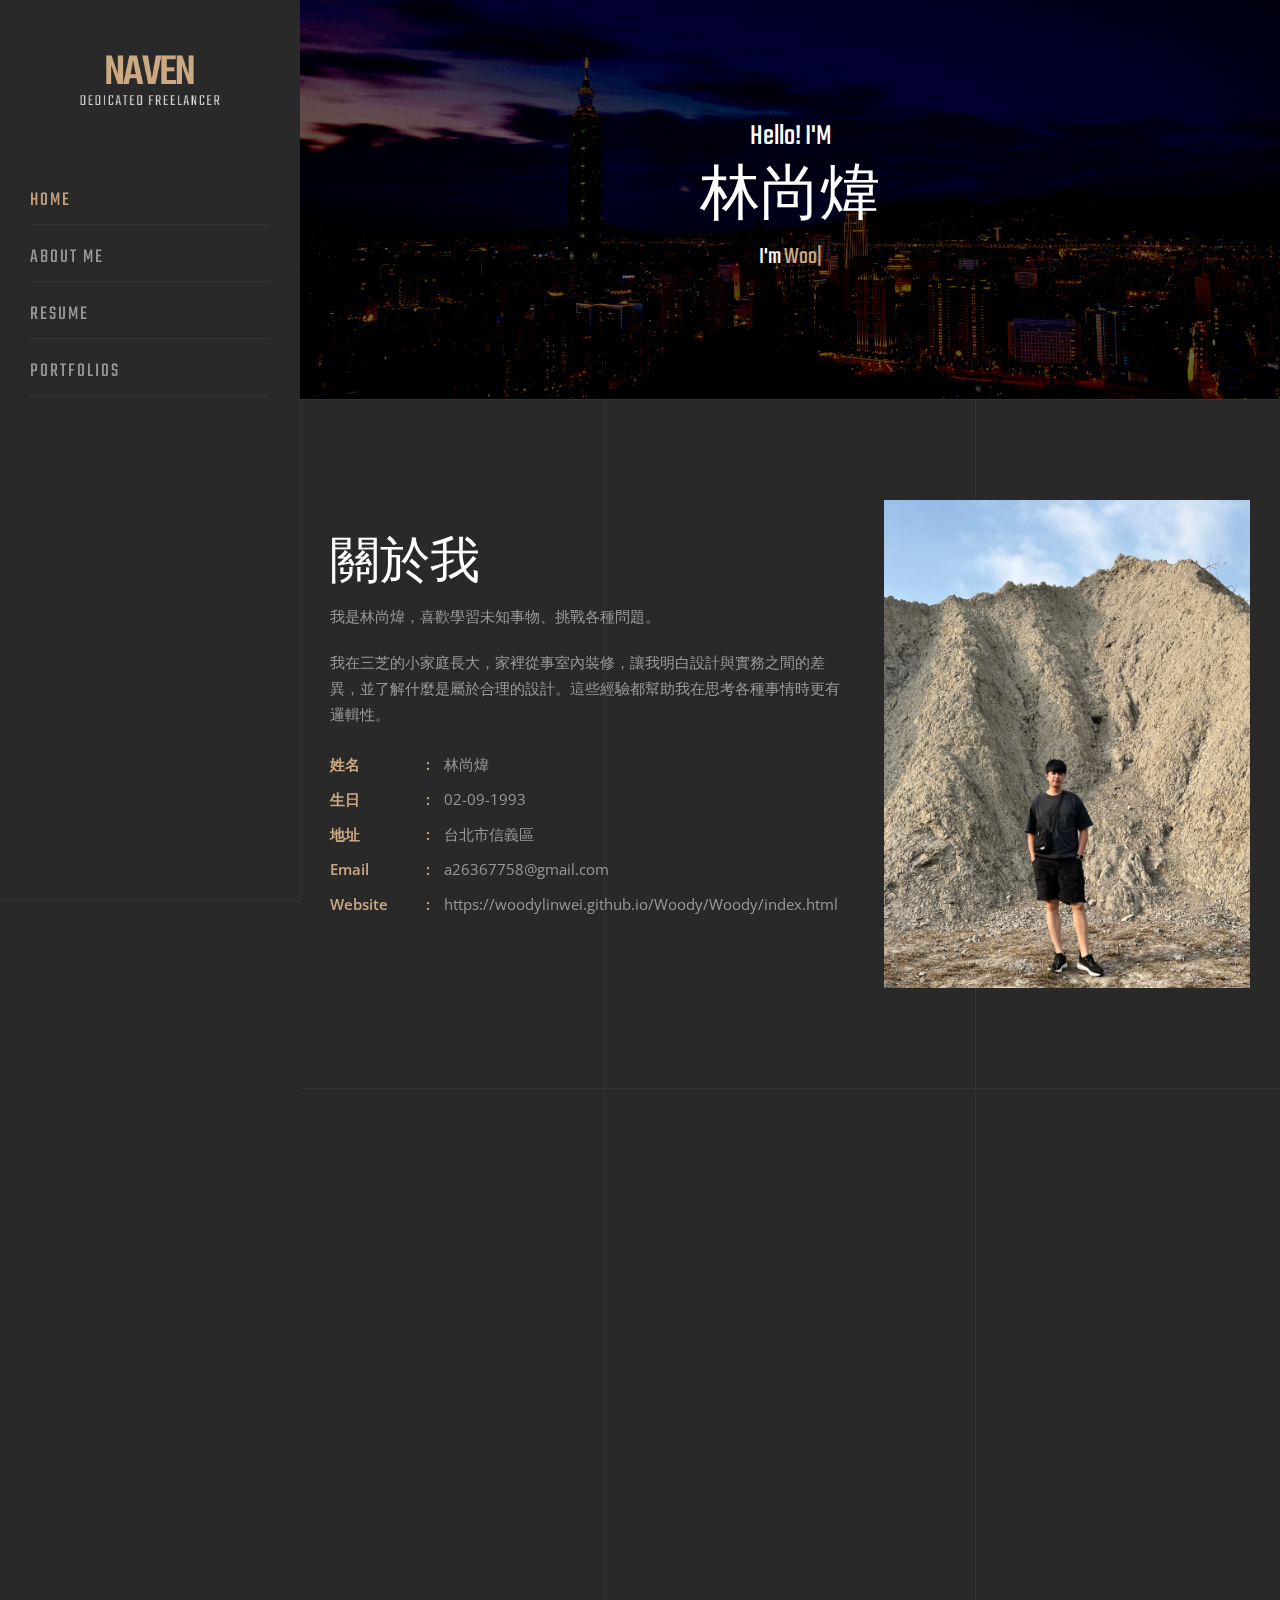
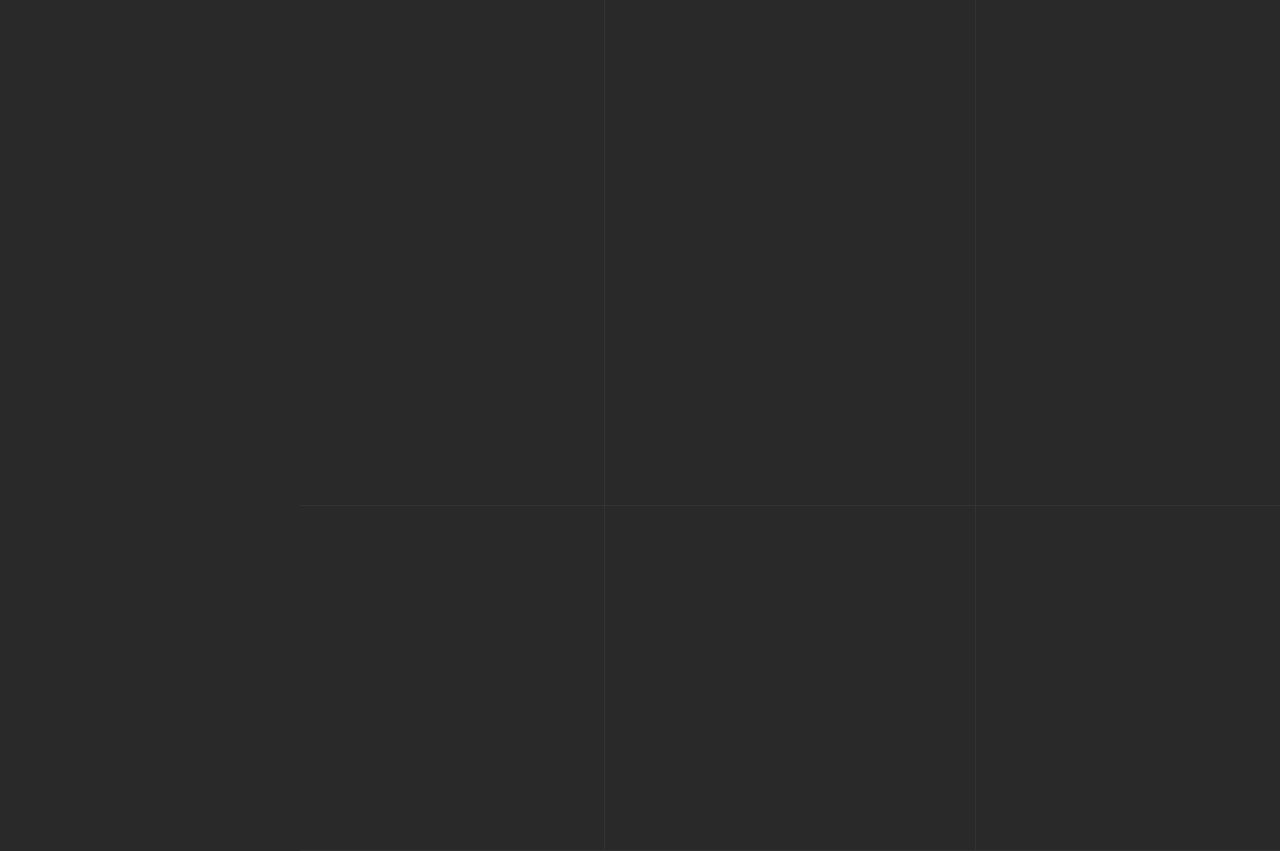
<file: Woody/index.html>
<!DOCTYPE html>
<!--[if lt IE 7]>      <html class="no-js lt-ie9 lt-ie8 lt-ie7" lang=""> <![endif]-->
<!--[if IE 7]>         <html class="no-js lt-ie9 lt-ie8" lang=""> <![endif]-->
<!--[if IE 8]>         <html class="no-js lt-ie9" lang=""> <![endif]-->
<!--[if gt IE 8]><!-->
<html class="no-js" lang="en">
  <!--<![endif]-->
  <head>
    <meta charset="utf-8" />
    <meta name="viewport" content="width=device-width, initial-scale=1" />
    <meta
      name="description"
      content="Personal Portfolio / CV / Resume Template"
    />
    <meta name="author" content="DynamicLayers" />

    <title>林尚煒</title>

    <link rel="shortcut icon" type="image/x-icon" href="img/favicon.png" />
    <link rel="stylesheet" href="css/bootstrap.min.css" />
    <link rel="stylesheet" href="css/bootstrap-menu.css" />
    <link rel="stylesheet" href="css/animate.min.css" />
    <link rel="stylesheet" href="css/themify-icons.css" />
    <link rel="stylesheet" href="css/elegant-line-icons.css" />
    <link rel="stylesheet" href="css/venobox/venobox.css" />
    <link rel="stylesheet" href="css/owl.carousel.css" />
    <link rel="stylesheet" href="css/owl.theme.default.min.css" />
    <link rel="stylesheet" href="css/main.css" />
  </head>
  <body>
    <div class="site-preloader-wrap">
      <div class="spinner"></div>
    </div>
    <!-- /.site-preloader-wrap -->

    <div class="dl-fixed-sidebar dl-sidebar-left">
      <div class="dl-header-container">
        <div class="logo">
          <h1>
            <a href="index.html"><img src="img/logo-light.png" alt="logo" /></a>
          </h1>
        </div>
        <div class="dl-burger-menu">
          <div class="dl-line-menu dl-line-half dl-first-line"></div>
          <div class="dl-line-menu"></div>
          <div class="dl-line-menu dl-line-half dl-last-line"></div>
        </div>
        <nav class="dl-menu-fixed">
          <ul>
            <li><a href="#home" data-scroll-nav="0">Home</a></li>
            <li><a href="#services" data-scroll-nav="1">About Me</a></li>
            <li><a href="#about" data-scroll-nav="2">Resume</a></li>
            <li><a href="#portfolios" data-scroll-nav="4">Portfolios</a></li>
          </ul>
        </nav>
      </div>
    </div>
    <!-- /.dl-fixed-sidebar -->

    <div class="dl-side-content">
      <div class="content-lines-wrapper">
        <div class="content-lines-inner">
          <div class="content-lines"></div>
        </div>
      </div>
      <!-- /.content-lines-wrapper -->

      <header
        class="hero-section d-flex align-items-center bd-bottom"
        data-scroll-index="0"
      >
        <div class="container">
          <div class="hero-content text-center">
            <h4>Hello! I'M</h4>
            <h1>林尚煒</h1>
            <h2>I'm <span class="typed"></span></h2>
          </div>
        </div>
      </header>
      <!-- /.hero-section -->

      <section
        id="about"
        class="about-section section-padding bd-bottom"
        data-scroll-index="1"
      >
        <div class="container">
          <div class="row align-items-center">
            <div
              class="col-md-7 sm-padding wow fadeInLeft"
              data-wow-delay="200ms"
              data-wow-duration="1000ms"
            >
              <div class="about-content">
                <h2>關於我</h2>
                <p>我是林尚煒，喜歡學習未知事物、挑戰各種問題。</p>
                <p>
                  我在三芝的小家庭長大，家裡從事室內裝修，讓我明白設計與實務之間的差異，並了解什麼是屬於合理的設計。這些經驗都幫助我在思考各種事情時更有邏輯性。
                </p>
                <ul class="profile-info">
                  <li><span>姓名</span> 林尚煒</li>
                  <li><span>生日</span> 02-09-1993</li>
                  <li><span>地址</span> 台北市信義區</li>
                  <li><span>Email</span> a26367758@gmail.com</li>
                  <li>
                    <span>Website</span>
                    https://woodylinwei.github.io/Woody/Woody/index.html
                  </li>
                </ul>
              </div>
            </div>
            <div
              class="col-md-5 sm-padding wow fadeInRight"
              data-wow-delay="200ms"
              data-wow-duration="1000ms"
            >
              <div class="about-bg">
                <img src="img/myPhoto.jpg" alt="img" />
                <!-- <div class="dots"></div> -->
              </div>
            </div>
          </div>
        </div>
      </section>
      <!-- /.about-section -->

      <section
        id="resume"
        class="resume-section section-padding bd-bottom"
        data-scroll-index="2"
      >
        <div class="container">
          <div class="row">
            <div
              class="col-md-6 sm-padding wow fadeInLeft"
              data-wow-delay="200ms"
              data-wow-duration="1000ms"
            >
              <div class="section-heading mb-40">
                <h2>經歷</h2>
              </div>
              <ul class="exp-list">
                <li>
                  <div class="exp-date">
                    <i class="ti-bookmark"></i>
                    <span>2022.09 - 2023.01 </span>
                  </div>
                  <div class="exp-content">
                    <h4>
                      緯育TibaMe
                      <h5>Java雲端服務開發技術養成班</h5>
                    </h4>
                    <p>
                      來到Tibame養成班，雖然過去完全零資訊背景，但是在這個過程中學習到許多相關知識，我不斷努力複習，以達到在團隊專案中的目標，而在專案裡，我選擇負責的是商城會員相關的功能。
                    </p>
                    <p>
                      在學習過程的後半段，把前面所學的技術綜合應用，先做出一套基礎的Servlet/JSP/JDBC的功能，而後隨著框架課程的進行，再轉換成Hibernate/Spring框架的寫法，即使在轉換框架的過程中遇到許多困難，但經過努力的練習與複習下仍順利完成，也在程式碼不斷被改善精進的過程得到成就感。
                    </p>
                  </div>
                </li>
                <li>
                  <div class="exp-date">
                    <i class="ti-bookmark"></i>
                    <span>2019.05 - 2022.09</span>
                  </div>
                  <div class="exp-content">
                    <h4>
                      寬玠設計有限公司
                      <h5>室內設計師/工務主任</h5>
                    </h4>
                    <p>
                      工作內容包括配合業主需求或提出更完善建議，檢討及規劃室內空間機能，使其發揮最高坪效或滿足業主個性化需求。
                    </p>
                    <p>
                      規劃相關機電與消防系統，並繪製裝修施工圖，作為施工人員之施工準則及驗收標準。
                    </p>
                    <p>
                      與同事合作設計與規劃大直西華富邦分別96坪與182坪兩戶不同業主的案子，且同時管理兩戶裝修的整體工程進度。
                    </p>
                  </div>
                </li>
              </ul>
            </div>
            <div
              class="col-md-6 sm-padding wow fadeInRight"
              data-wow-delay="200ms"
              data-wow-duration="1000ms"
            >
              <div class="skill-wrap">
                <div class="section-heading mb-40">
                  <h2>專業技能</h2>
                </div>
                <div class="row">
                  <div class="col-6">
                    <div>
                      <h4>前端開發</h4>
                    </div>
                    <ul class="skill-items">
                      <li>
                        <h5>HTML</h5>
                      </li>
                      <li>
                        <h5>CSS</h5>
                      </li>
                      <li>
                        <h5>Javascript</h5>
                      </li>
                      <li>
                        <h5>jQuery</h5>
                      </li>
                      <li>
                        <h5>AJAX</h5>
                      </li>
                      <li>
                        <h5>JSP</h5>
                      </li>
                    </ul>
                  </div>
                  <div class="col-6">
                    <div>
                      <h4>後端開發</h4>
                    </div>
                    <ul class="skill-items">
                      <li>
                        <h5>Java</h5>
                      </li>
                      <li>
                        <h5>Servlet</h5>
                      </li>
                      <li>
                        <h5>Spring</h5>
                      </li>
                      <li>
                        <h5>Hibernate</h5>
                      </li>
                    </ul>
                  </div>
                  <div class="col-6">
                    <div>
                      <h4>資料庫</h4>
                    </div>
                    <ul class="skill-items">
                      <li>
                        <h5>MySQL</h5>
                      </li>
                      <li>
                        <h5>Redis</h5>
                      </li>
                    </ul>
                  </div>
                  <div class="col-6">
                    <div>
                      <h4>擅長工具</h4>
                    </div>
                    <ul class="skill-items">
                      <li>
                        <h5>Git</h5>
                      </li>
                      <li>
                        <h5>Sourcetree</h5>
                      </li>
                      <li>
                        <h5>Eclipse</h5>
                      </li>
                      <li>
                        <h5>MySQL WorkBench</h5>
                      </li>
                    </ul>
                  </div>
                </div>
              </div>
            </div>
          </div>
        </div>
      </section>
      <!-- /.resume-section -->

      <section
        id="portfolios"
        class="portfolio-section section-padding bd-bottom"
        data-scroll-index="4"
      >
        <div class="container">
          <div
            class="section-heading text-center mb-40 wow fadeInUp"
            data-wow-delay="200ms"
            data-wow-duration="1000ms"
          >
            <h2>作品集</h2>
            <h4>待更新．．．</h4>
          </div>
        </div>
      </section>
      <!-- /.portfolio-section -->
    </div>
    <!-- /.dl-side-content -->

    <!-- jQuery -->
    <script src="js/vendor/jquery-1.12.4.min.js"></script>
    <script src="js/vendor/popper.min.js"></script>
    <script src="js/vendor/bootstrap.min.js"></script>
    <script src="js/vendor/scrollit.js"></script>
    <script src="js/vendor/jquery.waypoints.min.js"></script>
    <script src="js/vendor/imagesloaded.pkgd.min.js"></script>
    <script src="js/vendor/venobox.min.js"></script>
    <script src="js/vendor/jquery.isotope.v3.0.2.js"></script>
    <script src="js/vendor/owl.carousel.min.js"></script>
    <script src="js/vendor/typed.min.js"></script>
    <script src="js/vendor/bootstrap-menu.js"></script>
    <script src="js/vendor/wow.min.js"></script>
    <script src="js/contact.js"></script>
    <script src="js/main.js"></script>
  </body>
</html>
</file>
<file: Woody/css/themify-icons.css>
@font-face{font-family:themify;src:url(../fonts/themify.eot?-fvbane);src:url(../fonts/themify.eot?#iefix-fvbane) format('embedded-opentype'),url(../fonts/themify.woff?-fvbane) format('woff'),url(../fonts/themify.ttf?-fvbane) format('truetype'),url(../fonts/themify.svg?-fvbane#themify) format('svg');font-weight:400;font-style:normal}[class*=" ti-"],[class^=ti-]{font-family:themify;speak:none;font-style:normal;font-weight:400;font-variant:normal;text-transform:none;line-height:1;-webkit-font-smoothing:antialiased;-moz-osx-font-smoothing:grayscale}.ti-wand:before{content:"\e600"}.ti-volume:before{content:"\e601"}.ti-user:before{content:"\e602"}.ti-unlock:before{content:"\e603"}.ti-unlink:before{content:"\e604"}.ti-trash:before{content:"\e605"}.ti-thought:before{content:"\e606"}.ti-target:before{content:"\e607"}.ti-tag:before{content:"\e608"}.ti-tablet:before{content:"\e609"}.ti-star:before{content:"\e60a"}.ti-spray:before{content:"\e60b"}.ti-signal:before{content:"\e60c"}.ti-shopping-cart:before{content:"\e60d"}.ti-shopping-cart-full:before{content:"\e60e"}.ti-settings:before{content:"\e60f"}.ti-search:before{content:"\e610"}.ti-zoom-in:before{content:"\e611"}.ti-zoom-out:before{content:"\e612"}.ti-cut:before{content:"\e613"}.ti-ruler:before{content:"\e614"}.ti-ruler-pencil:before{content:"\e615"}.ti-ruler-alt:before{content:"\e616"}.ti-bookmark:before{content:"\e617"}.ti-bookmark-alt:before{content:"\e618"}.ti-reload:before{content:"\e619"}.ti-plus:before{content:"\e61a"}.ti-pin:before{content:"\e61b"}.ti-pencil:before{content:"\e61c"}.ti-pencil-alt:before{content:"\e61d"}.ti-paint-roller:before{content:"\e61e"}.ti-paint-bucket:before{content:"\e61f"}.ti-na:before{content:"\e620"}.ti-mobile:before{content:"\e621"}.ti-minus:before{content:"\e622"}.ti-medall:before{content:"\e623"}.ti-medall-alt:before{content:"\e624"}.ti-marker:before{content:"\e625"}.ti-marker-alt:before{content:"\e626"}.ti-arrow-up:before{content:"\e627"}.ti-arrow-right:before{content:"\e628"}.ti-arrow-left:before{content:"\e629"}.ti-arrow-down:before{content:"\e62a"}.ti-lock:before{content:"\e62b"}.ti-location-arrow:before{content:"\e62c"}.ti-link:before{content:"\e62d"}.ti-layout:before{content:"\e62e"}.ti-layers:before{content:"\e62f"}.ti-layers-alt:before{content:"\e630"}.ti-key:before{content:"\e631"}.ti-import:before{content:"\e632"}.ti-image:before{content:"\e633"}.ti-heart:before{content:"\e634"}.ti-heart-broken:before{content:"\e635"}.ti-hand-stop:before{content:"\e636"}.ti-hand-open:before{content:"\e637"}.ti-hand-drag:before{content:"\e638"}.ti-folder:before{content:"\e639"}.ti-flag:before{content:"\e63a"}.ti-flag-alt:before{content:"\e63b"}.ti-flag-alt-2:before{content:"\e63c"}.ti-eye:before{content:"\e63d"}.ti-export:before{content:"\e63e"}.ti-exchange-vertical:before{content:"\e63f"}.ti-desktop:before{content:"\e640"}.ti-cup:before{content:"\e641"}.ti-crown:before{content:"\e642"}.ti-comments:before{content:"\e643"}.ti-comment:before{content:"\e644"}.ti-comment-alt:before{content:"\e645"}.ti-close:before{content:"\e646"}.ti-clip:before{content:"\e647"}.ti-angle-up:before{content:"\e648"}.ti-angle-right:before{content:"\e649"}.ti-angle-left:before{content:"\e64a"}.ti-angle-down:before{content:"\e64b"}.ti-check:before{content:"\e64c"}.ti-check-box:before{content:"\e64d"}.ti-camera:before{content:"\e64e"}.ti-announcement:before{content:"\e64f"}.ti-brush:before{content:"\e650"}.ti-briefcase:before{content:"\e651"}.ti-bolt:before{content:"\e652"}.ti-bolt-alt:before{content:"\e653"}.ti-blackboard:before{content:"\e654"}.ti-bag:before{content:"\e655"}.ti-move:before{content:"\e656"}.ti-arrows-vertical:before{content:"\e657"}.ti-arrows-horizontal:before{content:"\e658"}.ti-fullscreen:before{content:"\e659"}.ti-arrow-top-right:before{content:"\e65a"}.ti-arrow-top-left:before{content:"\e65b"}.ti-arrow-circle-up:before{content:"\e65c"}.ti-arrow-circle-right:before{content:"\e65d"}.ti-arrow-circle-left:before{content:"\e65e"}.ti-arrow-circle-down:before{content:"\e65f"}.ti-angle-double-up:before{content:"\e660"}.ti-angle-double-right:before{content:"\e661"}.ti-angle-double-left:before{content:"\e662"}.ti-angle-double-down:before{content:"\e663"}.ti-zip:before{content:"\e664"}.ti-world:before{content:"\e665"}.ti-wheelchair:before{content:"\e666"}.ti-view-list:before{content:"\e667"}.ti-view-list-alt:before{content:"\e668"}.ti-view-grid:before{content:"\e669"}.ti-uppercase:before{content:"\e66a"}.ti-upload:before{content:"\e66b"}.ti-underline:before{content:"\e66c"}.ti-truck:before{content:"\e66d"}.ti-timer:before{content:"\e66e"}.ti-ticket:before{content:"\e66f"}.ti-thumb-up:before{content:"\e670"}.ti-thumb-down:before{content:"\e671"}.ti-text:before{content:"\e672"}.ti-stats-up:before{content:"\e673"}.ti-stats-down:before{content:"\e674"}.ti-split-v:before{content:"\e675"}.ti-split-h:before{content:"\e676"}.ti-smallcap:before{content:"\e677"}.ti-shine:before{content:"\e678"}.ti-shift-right:before{content:"\e679"}.ti-shift-left:before{content:"\e67a"}.ti-shield:before{content:"\e67b"}.ti-notepad:before{content:"\e67c"}.ti-server:before{content:"\e67d"}.ti-quote-right:before{content:"\e67e"}.ti-quote-left:before{content:"\e67f"}.ti-pulse:before{content:"\e680"}.ti-printer:before{content:"\e681"}.ti-power-off:before{content:"\e682"}.ti-plug:before{content:"\e683"}.ti-pie-chart:before{content:"\e684"}.ti-paragraph:before{content:"\e685"}.ti-panel:before{content:"\e686"}.ti-package:before{content:"\e687"}.ti-music:before{content:"\e688"}.ti-music-alt:before{content:"\e689"}.ti-mouse:before{content:"\e68a"}.ti-mouse-alt:before{content:"\e68b"}.ti-money:before{content:"\e68c"}.ti-microphone:before{content:"\e68d"}.ti-menu:before{content:"\e68e"}.ti-menu-alt:before{content:"\e68f"}.ti-map:before{content:"\e690"}.ti-map-alt:before{content:"\e691"}.ti-loop:before{content:"\e692"}.ti-location-pin:before{content:"\e693"}.ti-list:before{content:"\e694"}.ti-light-bulb:before{content:"\e695"}.ti-Italic:before{content:"\e696"}.ti-info:before{content:"\e697"}.ti-infinite:before{content:"\e698"}.ti-id-badge:before{content:"\e699"}.ti-hummer:before{content:"\e69a"}.ti-home:before{content:"\e69b"}.ti-help:before{content:"\e69c"}.ti-headphone:before{content:"\e69d"}.ti-harddrives:before{content:"\e69e"}.ti-harddrive:before{content:"\e69f"}.ti-gift:before{content:"\e6a0"}.ti-game:before{content:"\e6a1"}.ti-filter:before{content:"\e6a2"}.ti-files:before{content:"\e6a3"}.ti-file:before{content:"\e6a4"}.ti-eraser:before{content:"\e6a5"}.ti-envelope:before{content:"\e6a6"}.ti-download:before{content:"\e6a7"}.ti-direction:before{content:"\e6a8"}.ti-direction-alt:before{content:"\e6a9"}.ti-dashboard:before{content:"\e6aa"}.ti-control-stop:before{content:"\e6ab"}.ti-control-shuffle:before{content:"\e6ac"}.ti-control-play:before{content:"\e6ad"}.ti-control-pause:before{content:"\e6ae"}.ti-control-forward:before{content:"\e6af"}.ti-control-backward:before{content:"\e6b0"}.ti-cloud:before{content:"\e6b1"}.ti-cloud-up:before{content:"\e6b2"}.ti-cloud-down:before{content:"\e6b3"}.ti-clipboard:before{content:"\e6b4"}.ti-car:before{content:"\e6b5"}.ti-calendar:before{content:"\e6b6"}.ti-book:before{content:"\e6b7"}.ti-bell:before{content:"\e6b8"}.ti-basketball:before{content:"\e6b9"}.ti-bar-chart:before{content:"\e6ba"}.ti-bar-chart-alt:before{content:"\e6bb"}.ti-back-right:before{content:"\e6bc"}.ti-back-left:before{content:"\e6bd"}.ti-arrows-corner:before{content:"\e6be"}.ti-archive:before{content:"\e6bf"}.ti-anchor:before{content:"\e6c0"}.ti-align-right:before{content:"\e6c1"}.ti-align-left:before{content:"\e6c2"}.ti-align-justify:before{content:"\e6c3"}.ti-align-center:before{content:"\e6c4"}.ti-alert:before{content:"\e6c5"}.ti-alarm-clock:before{content:"\e6c6"}.ti-agenda:before{content:"\e6c7"}.ti-write:before{content:"\e6c8"}.ti-window:before{content:"\e6c9"}.ti-widgetized:before{content:"\e6ca"}.ti-widget:before{content:"\e6cb"}.ti-widget-alt:before{content:"\e6cc"}.ti-wallet:before{content:"\e6cd"}.ti-video-clapper:before{content:"\e6ce"}.ti-video-camera:before{content:"\e6cf"}.ti-vector:before{content:"\e6d0"}.ti-themify-logo:before{content:"\e6d1"}.ti-themify-favicon:before{content:"\e6d2"}.ti-themify-favicon-alt:before{content:"\e6d3"}.ti-support:before{content:"\e6d4"}.ti-stamp:before{content:"\e6d5"}.ti-split-v-alt:before{content:"\e6d6"}.ti-slice:before{content:"\e6d7"}.ti-shortcode:before{content:"\e6d8"}.ti-shift-right-alt:before{content:"\e6d9"}.ti-shift-left-alt:before{content:"\e6da"}.ti-ruler-alt-2:before{content:"\e6db"}.ti-receipt:before{content:"\e6dc"}.ti-pin2:before{content:"\e6dd"}.ti-pin-alt:before{content:"\e6de"}.ti-pencil-alt2:before{content:"\e6df"}.ti-palette:before{content:"\e6e0"}.ti-more:before{content:"\e6e1"}.ti-more-alt:before{content:"\e6e2"}.ti-microphone-alt:before{content:"\e6e3"}.ti-magnet:before{content:"\e6e4"}.ti-line-double:before{content:"\e6e5"}.ti-line-dotted:before{content:"\e6e6"}.ti-line-dashed:before{content:"\e6e7"}.ti-layout-width-full:before{content:"\e6e8"}.ti-layout-width-default:before{content:"\e6e9"}.ti-layout-width-default-alt:before{content:"\e6ea"}.ti-layout-tab:before{content:"\e6eb"}.ti-layout-tab-window:before{content:"\e6ec"}.ti-layout-tab-v:before{content:"\e6ed"}.ti-layout-tab-min:before{content:"\e6ee"}.ti-layout-slider:before{content:"\e6ef"}.ti-layout-slider-alt:before{content:"\e6f0"}.ti-layout-sidebar-right:before{content:"\e6f1"}.ti-layout-sidebar-none:before{content:"\e6f2"}.ti-layout-sidebar-left:before{content:"\e6f3"}.ti-layout-placeholder:before{content:"\e6f4"}.ti-layout-menu:before{content:"\e6f5"}.ti-layout-menu-v:before{content:"\e6f6"}.ti-layout-menu-separated:before{content:"\e6f7"}.ti-layout-menu-full:before{content:"\e6f8"}.ti-layout-media-right-alt:before{content:"\e6f9"}.ti-layout-media-right:before{content:"\e6fa"}.ti-layout-media-overlay:before{content:"\e6fb"}.ti-layout-media-overlay-alt:before{content:"\e6fc"}.ti-layout-media-overlay-alt-2:before{content:"\e6fd"}.ti-layout-media-left-alt:before{content:"\e6fe"}.ti-layout-media-left:before{content:"\e6ff"}.ti-layout-media-center-alt:before{content:"\e700"}.ti-layout-media-center:before{content:"\e701"}.ti-layout-list-thumb:before{content:"\e702"}.ti-layout-list-thumb-alt:before{content:"\e703"}.ti-layout-list-post:before{content:"\e704"}.ti-layout-list-large-image:before{content:"\e705"}.ti-layout-line-solid:before{content:"\e706"}.ti-layout-grid4:before{content:"\e707"}.ti-layout-grid3:before{content:"\e708"}.ti-layout-grid2:before{content:"\e709"}.ti-layout-grid2-thumb:before{content:"\e70a"}.ti-layout-cta-right:before{content:"\e70b"}.ti-layout-cta-left:before{content:"\e70c"}.ti-layout-cta-center:before{content:"\e70d"}.ti-layout-cta-btn-right:before{content:"\e70e"}.ti-layout-cta-btn-left:before{content:"\e70f"}.ti-layout-column4:before{content:"\e710"}.ti-layout-column3:before{content:"\e711"}.ti-layout-column2:before{content:"\e712"}.ti-layout-accordion-separated:before{content:"\e713"}.ti-layout-accordion-merged:before{content:"\e714"}.ti-layout-accordion-list:before{content:"\e715"}.ti-ink-pen:before{content:"\e716"}.ti-info-alt:before{content:"\e717"}.ti-help-alt:before{content:"\e718"}.ti-headphone-alt:before{content:"\e719"}.ti-hand-point-up:before{content:"\e71a"}.ti-hand-point-right:before{content:"\e71b"}.ti-hand-point-left:before{content:"\e71c"}.ti-hand-point-down:before{content:"\e71d"}.ti-gallery:before{content:"\e71e"}.ti-face-smile:before{content:"\e71f"}.ti-face-sad:before{content:"\e720"}.ti-credit-card:before{content:"\e721"}.ti-control-skip-forward:before{content:"\e722"}.ti-control-skip-backward:before{content:"\e723"}.ti-control-record:before{content:"\e724"}.ti-control-eject:before{content:"\e725"}.ti-comments-smiley:before{content:"\e726"}.ti-brush-alt:before{content:"\e727"}.ti-youtube:before{content:"\e728"}.ti-vimeo:before{content:"\e729"}.ti-twitter:before{content:"\e72a"}.ti-time:before{content:"\e72b"}.ti-tumblr:before{content:"\e72c"}.ti-skype:before{content:"\e72d"}.ti-share:before{content:"\e72e"}.ti-share-alt:before{content:"\e72f"}.ti-rocket:before{content:"\e730"}.ti-pinterest:before{content:"\e731"}.ti-new-window:before{content:"\e732"}.ti-microsoft:before{content:"\e733"}.ti-list-ol:before{content:"\e734"}.ti-linkedin:before{content:"\e735"}.ti-layout-sidebar-2:before{content:"\e736"}.ti-layout-grid4-alt:before{content:"\e737"}.ti-layout-grid3-alt:before{content:"\e738"}.ti-layout-grid2-alt:before{content:"\e739"}.ti-layout-column4-alt:before{content:"\e73a"}.ti-layout-column3-alt:before{content:"\e73b"}.ti-layout-column2-alt:before{content:"\e73c"}.ti-instagram:before{content:"\e73d"}.ti-google:before{content:"\e73e"}.ti-github:before{content:"\e73f"}.ti-flickr:before{content:"\e740"}.ti-facebook:before{content:"\e741"}.ti-dropbox:before{content:"\e742"}.ti-dribbble:before{content:"\e743"}.ti-apple:before{content:"\e744"}.ti-android:before{content:"\e745"}.ti-save:before{content:"\e746"}.ti-save-alt:before{content:"\e747"}.ti-yahoo:before{content:"\e748"}.ti-wordpress:before{content:"\e749"}.ti-vimeo-alt:before{content:"\e74a"}.ti-twitter-alt:before{content:"\e74b"}.ti-tumblr-alt:before{content:"\e74c"}.ti-trello:before{content:"\e74d"}.ti-stack-overflow:before{content:"\e74e"}.ti-soundcloud:before{content:"\e74f"}.ti-sharethis:before{content:"\e750"}.ti-sharethis-alt:before{content:"\e751"}.ti-reddit:before{content:"\e752"}.ti-pinterest-alt:before{content:"\e753"}.ti-microsoft-alt:before{content:"\e754"}.ti-linux:before{content:"\e755"}.ti-jsfiddle:before{content:"\e756"}.ti-joomla:before{content:"\e757"}.ti-html5:before{content:"\e758"}.ti-flickr-alt:before{content:"\e759"}.ti-email:before{content:"\e75a"}.ti-drupal:before{content:"\e75b"}.ti-dropbox-alt:before{content:"\e75c"}.ti-css3:before{content:"\e75d"}.ti-rss:before{content:"\e75e"}.ti-rss-alt:before{content:"\e75f"}
</file>
<file: Woody/css/elegant-line-icons.css>
@font-face {
	font-family: 'et-line';
	src:url('../fonts/et-line.eot');
	src:url('../fonts/et-line.eot?#iefix') format('embedded-opentype'),
		url('../fonts/et-line.woff') format('woff'),
		url('../fonts/et-line.ttf') format('truetype'),
		url('../fonts/et-line.svg#et-line') format('svg');
	font-weight: normal;
	font-style: normal;
}

/* Use the following CSS code if you want to use data attributes for inserting your icons */
[data-icon]:before {
	font-family: 'et-line';
	content: attr(data-icon);
	speak: none;
	font-weight: normal;
	font-variant: normal;
	text-transform: none;
	line-height: 1;
	-webkit-font-smoothing: antialiased;
	-moz-osx-font-smoothing: grayscale;
	display:inline-block;
}

/* Use the following CSS code if you want to have a class per icon */
/*
Instead of a list of all class selectors,
you can use the generic selector below, but it's slower:
[class*="icon-"] {
*/
.icon-mobile, .icon-laptop, .icon-desktop, .icon-tablet, .icon-phone, .icon-document, .icon-documents, .icon-search, .icon-clipboard, .icon-newspaper, .icon-notebook, .icon-book-open, .icon-browser, .icon-calendar, .icon-presentation, .icon-picture, .icon-pictures, .icon-video, .icon-camera, .icon-printer, .icon-toolbox, .icon-briefcase, .icon-wallet, .icon-gift, .icon-bargraph, .icon-grid, .icon-expand, .icon-focus, .icon-edit, .icon-adjustments, .icon-ribbon, .icon-hourglass, .icon-lock, .icon-megaphone, .icon-shield, .icon-trophy, .icon-flag, .icon-map, .icon-puzzle, .icon-basket, .icon-envelope, .icon-streetsign, .icon-telescope, .icon-gears, .icon-key, .icon-paperclip, .icon-attachment, .icon-pricetags, .icon-lightbulb, .icon-layers, .icon-pencil, .icon-tools, .icon-tools-2, .icon-scissors, .icon-paintbrush, .icon-magnifying-glass, .icon-circle-compass, .icon-linegraph, .icon-mic, .icon-strategy, .icon-beaker, .icon-caution, .icon-recycle, .icon-anchor, .icon-profile-male, .icon-profile-female, .icon-bike, .icon-wine, .icon-hotairballoon, .icon-globe, .icon-genius, .icon-map-pin, .icon-dial, .icon-chat, .icon-heart, .icon-cloud, .icon-upload, .icon-download, .icon-target, .icon-hazardous, .icon-piechart, .icon-speedometer, .icon-global, .icon-compass, .icon-lifesaver, .icon-clock, .icon-aperture, .icon-quote, .icon-scope, .icon-alarmclock, .icon-refresh, .icon-happy, .icon-sad, .icon-facebook, .icon-twitter, .icon-googleplus, .icon-rss, .icon-tumblr, .icon-linkedin, .icon-dribbble {
	font-family: 'et-line';
	speak: none;
	font-style: normal;
	font-weight: normal;
	font-variant: normal;
	text-transform: none;
	line-height: 1;
	-webkit-font-smoothing: antialiased;
	-moz-osx-font-smoothing: grayscale;
	display:inline-block;
}
.icon-mobile:before {
	content: "\e000";
}
.icon-laptop:before {
	content: "\e001";
}
.icon-desktop:before {
	content: "\e002";
}
.icon-tablet:before {
	content: "\e003";
}
.icon-phone:before {
	content: "\e004";
}
.icon-document:before {
	content: "\e005";
}
.icon-documents:before {
	content: "\e006";
}
.icon-search:before {
	content: "\e007";
}
.icon-clipboard:before {
	content: "\e008";
}
.icon-newspaper:before {
	content: "\e009";
}
.icon-notebook:before {
	content: "\e00a";
}
.icon-book-open:before {
	content: "\e00b";
}
.icon-browser:before {
	content: "\e00c";
}
.icon-calendar:before {
	content: "\e00d";
}
.icon-presentation:before {
	content: "\e00e";
}
.icon-picture:before {
	content: "\e00f";
}
.icon-pictures:before {
	content: "\e010";
}
.icon-video:before {
	content: "\e011";
}
.icon-camera:before {
	content: "\e012";
}
.icon-printer:before {
	content: "\e013";
}
.icon-toolbox:before {
	content: "\e014";
}
.icon-briefcase:before {
	content: "\e015";
}
.icon-wallet:before {
	content: "\e016";
}
.icon-gift:before {
	content: "\e017";
}
.icon-bargraph:before {
	content: "\e018";
}
.icon-grid:before {
	content: "\e019";
}
.icon-expand:before {
	content: "\e01a";
}
.icon-focus:before {
	content: "\e01b";
}
.icon-edit:before {
	content: "\e01c";
}
.icon-adjustments:before {
	content: "\e01d";
}
.icon-ribbon:before {
	content: "\e01e";
}
.icon-hourglass:before {
	content: "\e01f";
}
.icon-lock:before {
	content: "\e020";
}
.icon-megaphone:before {
	content: "\e021";
}
.icon-shield:before {
	content: "\e022";
}
.icon-trophy:before {
	content: "\e023";
}
.icon-flag:before {
	content: "\e024";
}
.icon-map:before {
	content: "\e025";
}
.icon-puzzle:before {
	content: "\e026";
}
.icon-basket:before {
	content: "\e027";
}
.icon-envelope:before {
	content: "\e028";
}
.icon-streetsign:before {
	content: "\e029";
}
.icon-telescope:before {
	content: "\e02a";
}
.icon-gears:before {
	content: "\e02b";
}
.icon-key:before {
	content: "\e02c";
}
.icon-paperclip:before {
	content: "\e02d";
}
.icon-attachment:before {
	content: "\e02e";
}
.icon-pricetags:before {
	content: "\e02f";
}
.icon-lightbulb:before {
	content: "\e030";
}
.icon-layers:before {
	content: "\e031";
}
.icon-pencil:before {
	content: "\e032";
}
.icon-tools:before {
	content: "\e033";
}
.icon-tools-2:before {
	content: "\e034";
}
.icon-scissors:before {
	content: "\e035";
}
.icon-paintbrush:before {
	content: "\e036";
}
.icon-magnifying-glass:before {
	content: "\e037";
}
.icon-circle-compass:before {
	content: "\e038";
}
.icon-linegraph:before {
	content: "\e039";
}
.icon-mic:before {
	content: "\e03a";
}
.icon-strategy:before {
	content: "\e03b";
}
.icon-beaker:before {
	content: "\e03c";
}
.icon-caution:before {
	content: "\e03d";
}
.icon-recycle:before {
	content: "\e03e";
}
.icon-anchor:before {
	content: "\e03f";
}
.icon-profile-male:before {
	content: "\e040";
}
.icon-profile-female:before {
	content: "\e041";
}
.icon-bike:before {
	content: "\e042";
}
.icon-wine:before {
	content: "\e043";
}
.icon-hotairballoon:before {
	content: "\e044";
}
.icon-globe:before {
	content: "\e045";
}
.icon-genius:before {
	content: "\e046";
}
.icon-map-pin:before {
	content: "\e047";
}
.icon-dial:before {
	content: "\e048";
}
.icon-chat:before {
	content: "\e049";
}
.icon-heart:before {
	content: "\e04a";
}
.icon-cloud:before {
	content: "\e04b";
}
.icon-upload:before {
	content: "\e04c";
}
.icon-download:before {
	content: "\e04d";
}
.icon-target:before {
	content: "\e04e";
}
.icon-hazardous:before {
	content: "\e04f";
}
.icon-piechart:before {
	content: "\e050";
}
.icon-speedometer:before {
	content: "\e051";
}
.icon-global:before {
	content: "\e052";
}
.icon-compass:before {
	content: "\e053";
}
.icon-lifesaver:before {
	content: "\e054";
}
.icon-clock:before {
	content: "\e055";
}
.icon-aperture:before {
	content: "\e056";
}
.icon-quote:before {
	content: "\e057";
}
.icon-scope:before {
	content: "\e058";
}
.icon-alarmclock:before {
	content: "\e059";
}
.icon-refresh:before {
	content: "\e05a";
}
.icon-happy:before {
	content: "\e05b";
}
.icon-sad:before {
	content: "\e05c";
}
.icon-facebook:before {
	content: "\e05d";
}
.icon-twitter:before {
	content: "\e05e";
}
.icon-googleplus:before {
	content: "\e05f";
}
.icon-rss:before {
	content: "\e060";
}
.icon-tumblr:before {
	content: "\e061";
}
.icon-linkedin:before {
	content: "\e062";
}
.icon-dribbble:before {
	content: "\e063";
}
</file>
<file: Woody/css/venobox/venobox.css>
/* ------ venobox.css --------*/
.vbox-overlay *, .vbox-overlay *:before, .vbox-overlay *:after{
    -webkit-backface-visibility: hidden;
    -webkit-box-sizing:border-box;
    -moz-box-sizing:border-box;
    box-sizing:border-box;
}
/* ------- overlay: change here background color and opacity ----- */
.vbox-overlay{
    background: #fdfdfd;
    background: rgba(0,0,0,0.85); 
    width: 100%;
    height: auto;
    position: fixed;
    top: 0;
    left: 0;
    bottom: 0;
    z-index: 9999;
    opacity: 0;
    overflow-x: hidden;
    overflow-y: auto;

}

/* ----- preloader - choose between CIRCLE, IOS, DOTS, QUADS ----- */

/* circle preloader */
.vbox-preloader{
    position:fixed; 
    width:32px; 
    height:32px;
    left:50%; 
    top:50%; 
    margin-left:-16px; 
    margin-top:-16px;
    background-image: url(preload-circle.png);
    text-indent: -100px;
    overflow: hidden;
    -webkit-animation: playload 1.4s steps(18) infinite;
       -moz-animation: playload 1.4s steps(18) infinite;
        -ms-animation: playload 1.4s steps(18) infinite;
         -o-animation: playload 1.4s steps(18) infinite;
            animation: playload 1.4s steps(18) infinite;
}
@-webkit-keyframes playload {
   from { background-position:    0px; }
     to { background-position: -576px; }
}
@-moz-keyframes playload {
   from { background-position:    0px; }
     to { background-position: -576px; }
}
@-ms-keyframes playload {
   from { background-position:    0px; }
     to { background-position: -576px; }
}
@-o-keyframes playload {
   from { background-position:    0px; }
     to { background-position: -576px; }
}
@keyframes playload {
   from { background-position:    0px; }
     to { background-position: -576px; }
}


/* IOS preloader */

/*.vbox-preloader{
    position:fixed; 
    width:32px; 
    height:32px;
    left:50%; 
    top:50%; 
    margin-left:-16px; 
    margin-top:-16px;
    background-image: url(preload-ios.png);
    text-indent: -100px;
    overflow: hidden;
    -webkit-animation: playload 1.4s steps(12) infinite;
       -moz-animation: playload 1.4s steps(12) infinite;
        -ms-animation: playload 1.4s steps(12) infinite;
         -o-animation: playload 1.4s steps(12) infinite;
            animation: playload 1.4s steps(12) infinite;
}

@-webkit-keyframes playload {
   from { background-position:    0px; }
     to { background-position: -384px; }
}
@-moz-keyframes playload {
   from { background-position:    0px; }
     to { background-position: -384px; }
}
@-ms-keyframes playload {
   from { background-position:    0px; }
     to { background-position: -384px; }
}
@-o-keyframes playload {
   from { background-position:    0px; }
     to { background-position: -384px; }
}
@keyframes playload {
   from { background-position:    0px; }
     to { background-position: -384px; }
}
*/


/* dots preloader */
/*
.vbox-preloader{
    position:fixed; 
    width:32px; 
    height:11px;
    left:50%; 
    top:50%; 
    margin-left:-16px; 
    margin-top:-16px;
    background-image: url(preload-dots.png);
    text-indent: -100px;
    overflow: hidden;
    -webkit-animation: playload 1.4s steps(24) infinite;
       -moz-animation: playload 1.4s steps(24) infinite;
        -ms-animation: playload 1.4s steps(24) infinite;
         -o-animation: playload 1.4s steps(24) infinite;
            animation: playload 1.4s steps(24) infinite;
}

@-webkit-keyframes playload {
   from { background-position:    0px; }
     to { background-position: -768px; }
}
@-moz-keyframes playload {
   from { background-position:    0px; }
     to { background-position: -768px; }
}
@-ms-keyframes playload {
   from { background-position:    0px; }
     to { background-position: -768px; }
}
@-o-keyframes playload {
   from { background-position:    0px; }
     to { background-position: -768px; }
}
@keyframes playload {
   from { background-position:    0px; }
     to { background-position: -768px; }
}
*/


/* quads preloader */
/*
.vbox-preloader{
    position:fixed; 
    width:32px; 
    height:10px;
    left:50%; 
    top:50%; 
    margin-left:-16px; 
    margin-top:-16px;
    background-image: url(preload-quads.png);
    text-indent: -100px;
    overflow: hidden;
    -webkit-animation: playload 1.4s steps(12) infinite;
       -moz-animation: playload 1.4s steps(12) infinite;
        -ms-animation: playload 1.4s steps(12) infinite;
         -o-animation: playload 1.4s steps(12) infinite;
            animation: playload 1.4s steps(12) infinite;
}
@-webkit-keyframes playload {
   from { background-position:    0px; }
     to { background-position: -384px; }
}
@-moz-keyframes playload {
   from { background-position:    0px; }
     to { background-position: -384px; }
}
@-ms-keyframes playload {
   from { background-position:    0px; }
     to { background-position: -384px; }
}
@-o-keyframes playload {
   from { background-position:    0px; }
     to { background-position: -384px; }
}
@keyframes playload {
   from { background-position:    0px; }
     to { background-position: -384px; }
}
*/
/* ----- navigation ----- */
.vbox-close{
    cursor: pointer;
    position: fixed;
    top: -1px;
    right: 0;
    width: 46px;
    height: 40px;
    padding: 10px 20px 10px 0;
    display: block;
    background: url(close.gif) no-repeat #161617;
    background-position:10px center;
    color: #fff;
    text-indent: -100px;
    overflow: hidden;
}
.vbox-next, .vbox-prev{
    box-sizing: content-box;
    cursor: pointer;
    position: fixed;
    top: 50%;
    color: #fff;
    width: 30px;
    height: 170px;
    margin-top: -85px;
    text-indent: -100px;
    border: solid transparent; /* Using border instead of padding to keep bg image in place */
    overflow: hidden;
}
.vbox-prev{
    left: 0;
    border-width: 0 30px 0 10px;
    background: url(prev.gif) center center no-repeat;
}
.vbox-next{
    right: 0;
    border-width: 0 10px 0 30px;
    background: url(next.gif) center center no-repeat;
}

.vbox-title{
    width: 100%;
    height: 40px;
    float: left;
    text-align: center;
    line-height: 28px;
    font-size: 12px;
    color: #fff;
    padding: 6px 40px;
    overflow: hidden;
    background: #161617;
    position: fixed;
    display: none;
    top: -1px;
    left: 0;

}
.vbox-num{
    cursor: pointer;
    position: fixed;
    top: -1px;
    left: 0;
    height: 40px;
    display: block;
    color: #fff;
    overflow: hidden;
    line-height: 28px;
    font-size: 12px;
    padding: 6px 10px;
    background: #161617;
    display: none;
}
/* ------- inline window ------ */
.vbox-inline{
    width: 420px;
    height: 315px;
    padding: 10px;
    background: #fff;
    text-align: left;
    margin: 0 auto;
    overflow: auto;
}

/* ------- Video & iFrames window ------ */
.venoframe{
    border: none;
    width: 960px;
    height: 720px;
}
@media (max-width: 992px) {
    .venoframe{
        width: 640px;
        height: 480px;
    }
}
@media (max-width: 767px) {
    .venoframe{
        width: 420px;
        height: 315px;
    }
}
@media (max-width: 460px) {
    .vbox-inline{
        width: 100%;
    }

    .venoframe{
        width: 100%;
        height: 260px;
    }
}

/* ------- PLease do NOT edit this! (or do it at your own risk) ------ */
.vbox-open{
    overflow: hidden;
}
.vbox-container{
    position: relative;
    background: #000;
    width: 100%;
    max-width: 1200px;
    margin: 0 auto;
    padding: 0 15px;
}
.vbox-content{
    text-align: center;
    float: left;
    width: 100%;
    position: relative;
    overflow: hidden;
}
.vbox-container img{
    max-width: 100%;
    height: auto;
}
</file>
<file: Woody/css/main.css>
/* =======  Naven By DynamicLayers  ======= */


/* =======  Google Fonts  ======= */
@import url('https://fonts.googleapis.com/css?family=Open+Sans:400,600,700|Teko:400,500,600,700&display=swap');

/* ==========================================================================
   Global Properties
   ========================================================================== */

* {
    margin: 0;
    padding: 0;
    -webkit-box-sizing: border-box;
    box-sizing: border-box;
    outline: none;
    list-style: none;
    word-wrap: break-word;
}
body {
    font-family: 'Open Sans', sans-serif;
    font-size: 15px;
    line-height: 26px;
    font-weight: 400;
    color: #999;
    -webkit-font-smoothing: antialiased;
    -moz-osx-font-smoothing: grayscale;
    background-color: #292929;
}
p {
    font-family: 'Open Sans', sans-serif;
    font-size: 15px;
    line-height: 26px;
    font-weight: 400;
    color: #999;
    margin-bottom: 20px;
}
img {
    width: 100%;
    height: auto;
}
span,
a {
    display: inline-block;
    text-decoration: none;
    color: inherit;
}

span:hover,
a:hover {
    text-decoration: none;
    color: #cba982;
}
b {
    color: #cba982;
    font-weight: 400;
}
h1 {
    font-size: 60px;
}
h2 {
    font-size: 50px;
}
h3 {
    font-size: 40px;
}
h4 {
    font-size: 30px;
}
h5 {
    font-size: 20px;
}
h6 {
    font-size: 15px;
}
h1,
h2,
h3,
h4,
h5,
h6 {
    color: #fff;
    font-weight: 400;
    font-family: 'Teko', sans-serif;
}
/* =======  Margin  ======= */
.mb-20{ margin-bottom: 20px; }
.mb-30{ margin-bottom: 30px; }
.mb-40{ margin-bottom: 40px; }
.mb-50{ margin-bottom: 50px; }
.mb-60{ margin-bottom: 60px; }
.mt-20{ margin-top: 20px; }
.mt-30{ margin-top: 30px; }
.mt-40{ margin-top: 40px; }
.mt-50{ margin-top: 50px; }
.mt-60{ margin-top: 60px; }
/* ======= Padding Styles  ======= */
.section-padding{ padding: 100px 0; }
.padding-10{ padding: 10px; }
.padding-15{ padding: 15px; }
/* =======  Border Style  ======= */
.bd-bottom{
    border-bottom: 1px solid #333;
}
.bd-top{
    border-top: 1px solid #333;
}
/* =======  Scrollbar  ======= */
::-webkit-scrollbar {
    width: 0px;
}
::-webkit-scrollbar-track {
    background: #fff;
}
::-webkit-scrollbar-thumb {
    background: #292929;
}
::-webkit-scrollbar-thumb:hover {
    background: #292929;
}

/* selection */
::-webkit-selection {
    color: #999;
    background: rgba(0, 0, 0, 0.1);
}
::-moz-selection {
    color: #999;
    background: rgba(0, 0, 0, 0.1);
}
::selection {
    color: #999;
    background: rgba(0, 0, 0, 0.1);
}
/* =======  Preloader Styles  ======= */
.loaded .site-preloader-wrap {
    opacity: 0;
    visibility: hidden;
}
.site-preloader-wrap {
    position: fixed;
    z-index: 999;
    height: 100%;
    width: 100%;
    background: #fff;
    top: 0;left: 0
}

.site-preloader-wrap .spinner {
    background-color: #cba982;
    position: absolute;
    left: 50%;
    top: 50%;
    margin-left: -20px;
    margin-top: -20px;
}

.spinner {
  width: 40px;
  height: 40px;

  border-radius: 100%;  
  -webkit-animation: sk-scaleout 1.0s infinite ease-in-out;
  animation: sk-scaleout 1.0s infinite ease-in-out;
}

@-webkit-keyframes sk-scaleout {
  0% { -webkit-transform: scale(0) }
  100% {
    -webkit-transform: scale(1.0);
    opacity: 0;
  }
}

@keyframes sk-scaleout {
  0% { 
    -webkit-transform: scale(0);
    transform: scale(0);
  } 100% {
    -webkit-transform: scale(1.0);
    transform: scale(1.0);
    opacity: 0;
  }
}
/* =======  Lines Styles  ======= */
.dl-side-content{
    position: relative;
}
.content-lines-wrapper {
    position: absolute;
    left: 0;
    width: 100%;
    height: 100%;
    overflow: hidden;
}
.content-lines-inner {
    position: absolute;
    width: 1140px;
    left: 50%;
    margin-left: -570px;
    top: 0;
    height: 100%;
    border-left: 1px solid #333;
    border-right: 1px solid #333;
    border-bottom: 1px solid #333;
}
.content-lines {
    position: absolute;
    left: 33.666666%;
    right: 33.666666%;
    height: 100%;
    border-left: 1px solid #333;
    border-right: 1px solid #333;
}
/* ==========================================================================
   Header Section
   ========================================================================== */
.header{
    min-height: 100vh;
    position: relative;
}
.header.video {
    overflow: hidden;
}
.header .caption .o-hidden {
    display: inline-block;
}
.header .caption h4 {
    font-size: 20px;
    font-weight: 400;
    text-transform: uppercase;
    margin-bottom: 0;
    -webkit-animation-delay: .2s;
    animation-delay: .2s;
    letter-spacing: 15px;
}
.header .caption h1 {
    font-size: 75px;
    color: #fff;
    -webkit-animation-delay: .6s;
    animation-delay: .6s;
    text-transform: uppercase;
    letter-spacing: 3px;
    margin-bottom: 20px;
}
.header .caption p {
    font-size: 18px;
    font-weight: 400;
    margin-top: 15px;
    color: #fff;
    -webkit-animation-delay: 1s;
    animation-delay: 1s;
}
.header .caption p span {
    text-transform: uppercase;
    margin: 0 5px;
    padding-right: 15px;
    position: relative;
}
.header .caption p span:last-child {
    padding: 0;
}
.header .caption p span:last-child:after {
    display: none;
}
.header .caption p span:after {
    content: '';
    width: 7px;
    height: 7px;
    margin-bottom: 10px;
    border-radius: 50%;
    background: #cba982;
    position: absolute;
    top: 10px;
    right: 0;
    opacity: .5;
}
.header .caption .btn {
    -webkit-animation-delay: 1.2s;
    animation-delay: 1.2s;
}

/* ==========================================================================
   Hero Section
   ========================================================================== */
.hero-section{
    background-image: url(../img/background.jpg);
    background-repeat: no-repeat;
    background-position: center center;
    background-size: cover;
    width: 100%;
    height: 400px;
    position: relative;
}
.hero-content{}
.hero-content h1{
    text-transform: uppercase;
}
.hero-content h2{
    font-size: 24px;
}
.hero-content h2 span{
    color: #cba982;
}
.hero-social{
    position: absolute;
    width: auto;
    height: auto;
    right: 80px;
    top: 50%;
    transform: translateY(-50%);
    margin: 0;
}
.hero-social li{
    line-height: 35px;
}

/* ==========================================================================
   About Section
   ========================================================================== */
.about-section{}
.about-content{}
.about-bg img{
    width: 100%;
}
.about-bg{
    position: relative;
}
.about-bg .dots{
    background-image: url(../img/doted-pattern.png);
    position: absolute;
    width: 300px;
    height: 300px;
    left: -200px;
    bottom: 20px;
    opacity: 0.7;
}
.profile-info{
    margin-bottom: 30px;
}
.profile-info li{
    line-height: 35px;
}
.profile-info li span{
    font-weight: 600;
    width: 100px;
    letter-spacing: 0;
    color: #cba982;
    position: relative;
    margin-right: 10px;
}
.profile-info li span:after {
    content: ":";
    position: absolute;
    right: 0;
    top: 0;
}

/* ==========================================================================
   Resume Section
   ========================================================================== */
.resume-section{}
.exp-list{}
.exp-list li{
    margin-bottom: 40px;
}
.exp-list li:last-child{
    margin-bottom: 0;
}
.exp-date{
    margin-bottom: 10px;
}
.exp-date i{
    background-color: #cba982;
    width: 30px;
    height: 30px;
    line-height: 30px;
    text-align: center;
    color: #fff;
    display: inline-block;
    margin-right: 10px;
}
.exp-date span{}
.exp-content{}

/* =======  Progress Bar Styles  ======= */
.skill-items .skill-item{
    margin-bottom: 20px;
    padding-bottom: 20px;
    overflow: hidden;
}
.skill-items .skill-item:last-child{
    margin-bottom: 0;
}
.skill-items .skill-item .progress {
    height: 10px;
    background-color: #ddd;
    box-shadow: none;
    margin-bottom: 0;
    overflow: visible;
    z-index: -1;
}
.skill-items .skill-item .progress,
.skill-items .skill-item .progress .progress-bar {
    border-radius: 2px
}
.skill-items .skill-item .progress .progress-bar {
    line-height: 5px;
    background-color: #cba982;
    position: relative
}
.skill-items .skill-item .progress .progress-bar span{
    background-color: #cba982;
    width: 30px;
    height: 30px;
    line-height: 30px;
    text-align: center;
    border-radius: 50%;
    font-family: "Teko",sans-serif;
    position: absolute;
    top: -10px;
    right: -15px;
    font-size: 14px;
    font-weight: 600;
    color: #fff;
    z-index: 1;
}
.skill-items .skill-item .progress .progress-bar span:before{
    background-color: rgba(197, 164, 126,0.8);
    position: absolute;
    content: "";
    width: 30px;
    height: 30px;
    left: 0;
    top: 0;
    line-height: 30px;
    border-radius: 50%;
    transform: scale(1.5);
    text-align: center;
    z-index: -1;
}

/* ==========================================================================
   Services Section
   ========================================================================== */
.services-section{}
.services-item{
    padding: 40px;
    position: relative;
    transition: all 0.3s ease-in-out;
}
.services-item:hover{
    background-color: #222;
    transition: all 0.2s ease-in-out;
}
.services-item .dots{
    background-image: url(../img/doted-pattern.png);
    position: absolute;
    width: 200px;
    height: 200px;
    right: -50px;
    bottom: -50px;
    opacity: 0.5;
    visibility: hidden;
    opacity: 0;
    display: block;
    transition: all 0.2s ease-in-out;
    z-index: -1;
}
.services-item:hover .dots{
    visibility: visible;
    opacity: 0.5;
    transition: all 0.3s ease-in-out;
}
.services-item i{
    color: #cba982;
    font-size: 50px;
    display: block;
    margin-bottom: 20px;
}
.services-item h3{ font-size: 36px; }
.services-item p{
    margin-bottom: 0;
}

/* ==========================================================================
   Portfolio Section
   ========================================================================== */
.portfolio-section{}
.portfolio-box{
    position: relative;
    overflow: hidden;
}
.portfolio-content{
    position: absolute;
    width: 100%;
    height: 100%;
    left: 0;
    top: 0;
    display: flex;
    align-items: center;
    justify-content: center;
    z-index: 1;
}
.portfolio-content:before{
    background-color: #222;
    position: absolute;
    content: "";
    width: 100%;
    height: 100%;
    left: 0;
    bottom: -100%;
    visibility: hidden;
    opacity: 0;
    transition: all 0.2s ease-in-out;
    z-index: -1;
}
.portfolio-box:hover .portfolio-content:before{
    bottom: 0;
    visibility: visible;
    opacity: 1;
}
.portfolio-content h3{
    margin-bottom: 0;
    visibility: hidden;
    opacity: 0;
    transform: translateY(10px);
    transition: all 0.2s ease-in-out;
}
.portfolio-box:hover h3{
    transform: translateY(0);
    transition-delay: 0.2s;
    visibility: visible;
    opacity: 1;
}
.portfolio-content h3 a{
    font-family: 'Teko', sans-serif;
    display: block;
    font-size: 28px;
    color: #fff;
    text-align: center;
}
.portfolio-content a span{
    display: block;
    font-size: 16px;
    font-weight: 400;
    letter-spacing: 0.5px;
}

/* =======  Portfolio Filter Styles  ======= */
.portfolio-filter{
    display: block;
}
.portfolio-filter li{
    display: inline-block;
    position: relative;
    margin: 0 10px;
    text-transform: uppercase;
    color: #fff;
    font-size: 20px;
    font-family: 'Teko', sans-serif;
    font-weight: 400;
}
.portfolio-filter li a{
    display: inline-block;
}
.portfolio-filter li:before{
    content: "";
    position: absolute;
    z-index: -1;
    top: 15px;
    left: 0;
    width: 100%;
    height: 5px;
    background: #cba982;
    -webkit-transform: scaleX(0);
    transform: scaleX(0);
    -webkit-transform-origin: 0 50%;
    transform-origin: 0 50%;
    -webkit-transition-property: transform;
    transition-property: transform;
    -webkit-transition-duration: 0.5s;
    transition-duration: 0.5s;
    -webkit-transition-timing-function: ease-out;
    transition-timing-function: ease-out;
    border-radius: 2px;
}
.portfolio-filter li.active:before,
.portfolio-filter li:hover:before, .portfolio-filter li:focus:before, .portfolio-filter li:active:before{
    -webkit-transform: scaleX(1);
    transform: scaleX(1);
    -webkit-transition-timing-function: cubic-bezier(0.52, 1.64, 0.37, 0.66);
    transition-timing-function: cubic-bezier(0.52, 1.64, 0.37, 0.66);
}
.portfolio-filter li:hover, .portfolio-filter li:focus, .portfolio-filter li:active{
    cursor: pointer;
}

/* ==========================================================================
   Testimonial Section
   ========================================================================== */
.testimonial-section{}
.testimonial-item{
    padding-top: 40px;
}
.testimonial-carousel.owl-carousel .owl-controls{ margin-top: 40px; }
.testimonial-innter{
    background: #222;
    text-align: center;
    padding: 40px;
    position: relative;
}
.testimonial-item .testi-thumb img{
    width: 80px!important;
    height: 80px;
    border-radius: 50%;
    margin: 0 auto;
}
.testimonial-item .testi-thumb{
    position: absolute;
    width: 100%;
    height: 100%;
    left: 0;
    top: -40px;
}
.testi-content{
    margin-top: 20px;
}
.testi-content h4{
    display: block;
}
.testi-content h4 span{
    font-size: 16px;
    display: block;
    letter-spacing: 1px;
    font-weight: 400;
}
.owl-theme .owl-dots .owl-dot.active span{
    background-color: #cba982;
}
.owl-theme .owl-dots .owl-dot:hover span{
    background-color: #cba982;
}

/* ==========================================================================
   Contact Section
   ========================================================================== */
.contact-section{}
.contact-form{}
.contact-form .form-group{ margin-bottom: 30px; }
.contact-form .form-group .form-control{
    background-color: #222;
    border: none;
    height: 60px;
    border-radius: 2px;
    color: #fff;
}
.contact-form .form-group .form-control:focus{
    box-shadow: none;
    outline: none;
}
.contact-form .form-group .form-control.message{
    height: 150px;
}
.contact-form .default-btn{
    border: none;
}
.contact-form .default-btn:focus{
    outline: none;
}
#form-messages{
    display: none;
    margin: 0;
}
#form-messages.form-status{
    display: block;
}
#form-messages .alert{ margin: 0; }

/* =======  Buttons Styles  ======= */
.default-btn{
    font-family: "Open Sans",sans-serif;
    letter-spacing: 0.5px;
    background-color: #cba982;
    color: #fff;
    line-height: 45px;
    display: inline-block;
    padding: 0 35px;
    border-radius: 0;
    font-size: 12px;
    text-transform: uppercase;
    font-weight: 600;
    position: relative;
    overflow: hidden;
    z-index: 1;
    -webkit-transition: color 0.4s cubic-bezier(0.4, 0, 0.2, 1);
    -moz-transition: color 0.4s cubic-bezier(0.4, 0, 0.2, 1);
    -ms-transition: color 0.4s cubic-bezier(0.4, 0, 0.2, 1);
     -o-transition: color 0.4s cubic-bezier(0.4, 0, 0.2, 1);
        transition: color 0.4s cubic-bezier(0.4, 0, 0.2, 1);
}
.default-btn:before{
    content: "";
    position: absolute;
    top: 0;
    left: 0;
    bottom: 0;
    right: 0;
    background: #333;
    -webkit-transform-origin: right center;
       -moz-transform-origin: right center;
        -ms-transform-origin: right center;
            transform-origin: right center;
    -webkit-transform: scale(0, 1);
       -moz-transform: scale(0, 1);
        -ms-transform: scale(0, 1);
         -o-transform: scale(0, 1);
            transform: scale(0, 1);
    -webkit-transition: -webkit-transform 0.4s cubic-bezier(0.4, 0, 0.2, 1);
       -moz-transition: -moz-transform 0.4s cubic-bezier(0.4, 0, 0.2, 1);
        -ms-transition: -ms-transform 0.4s cubic-bezier(0.4, 0, 0.2, 1);
         -o-transition: -o-transform 0.4s cubic-bezier(0.4, 0, 0.2, 1);
            transition: transform 0.4s cubic-bezier(0.4, 0, 0.2, 1);
    z-index: -1;
}
.default-btn:hover{
    color: #fff;
}
.default-btn:hover:before{
    -webkit-transform-origin: left center;
    -moz-transform-origin: left center;
    -ms-transform-origin: left center;
        transform-origin: left center;
    -webkit-transform: scale(1, 1);
       -moz-transform: scale(1, 1);
        -ms-transform: scale(1, 1);
         -o-transform: scale(1, 1);
            transform: scale(1, 1);
}
.default-btn i{
    margin-left: 10px;
}

/* ==========================================================================
   Footer Section
   ========================================================================== */
footer{
    padding: 60px 0;
    border-top: 1px solid #333;
}
footer p {
    color: #999;
    font-size: 12px;
    font-weight: 400;
    margin-bottom: 0;
}
footer p a {
    color: #cba982;
}
.footer-social{}
.footer-social a{
    margin-left: 15px;
}


/* ======= Media Query  ======= */
@media screen and (min-width: 1200px) {
    .container {
        max-width: 1200px;
        padding-left: 30px;
        padding-right: 30px;
    }
}
@media screen and (max-width: 1199px) {
    .mobile-navigation {
        display: inline-block;
    }
    #primary-navigation {
        display: none;
    }
    .dl-side-content > .logo h1 {
        color: #fff;
        font-weight: 400;
        margin: 0;
        font-size: 30px;
    }
    .dl-side-content > .logo h1 span {
        display: none;
    }
}
@media screen and (max-width: 991px) {
    .sm-padding{
        padding: 15px 0;
    }
    .mb-50 {
        margin-bottom: 50px;
    }
    .about-bg .dots{
        display: none;
    }
    .header {
        background-attachment: scroll !important;
        background-position: 50% 0 !important;
    }
    .header .caption h4 {
        font-size: 30px;
    }
    .header .caption h1 {
        font-size: 45px;
        line-height: 1.2em;
    }
    .services .feat-item.active .text-center {
        padding-top: 50px;
        margin-top: 0;
    }
    .about .tab-content .image {
        -ms-flex: 100%;
        flex: 100%;
        max-width: 100%;
        margin: 50px 0 0;
    }
    .dl-side-content > .logo h1 {
        color: #fff;
        font-weight: 400;
        margin: 0;
        font-size: 30px;
    }
    .dl-side-content > .logo h1 span {
        display: none;
    }
}
@media screen and (max-width: 767px) {
    .row{
        margin: 0;
    }
    .xs-padding{
        padding: 15px;
    }
    .section-padding{
        padding: 60px 0;
    }
    .dl-side-content > .logo img {
        max-width: inherit;
        max-height: 30px;
        width: auto;
    }
    .dl-side-content > .logo h1 {
        color: #fff;
        font-weight: 400;
        margin: 0;
        font-size: 30px;
    }
    .dl-side-content > .logo h1 span {
        display: none;
    }
    .hero-social{
        position: inherit;
        left: inherit;
        top: inherit;
        transform:translateY(0);
        text-align: center;
        width: 100%;
        margin-top: 20px;
    }
    .hero-social li{
        display: inline-block;
        margin: 0 10px;
    }
    .contact-form .form-group { margin-bottom: 15px; }
    .cta-section,
    .cta-section .text-right{ text-align: center!important; }
}
@media screen and (max-width: 580px) {
    footer { text-align: center; }
    .footer-social {
        text-align: center!important;
        margin-top: 14px;
    }
    .footer-social a { margin: 0 10px; }
}
@media screen and (max-width: 480px) {
    .header .caption h4 {
        font-size: 15px;
        line-height: 1.75em;
    }
    .header .caption h1 {
        font-size: 40px;
        line-height: 1.2em;
    }

    .dl-side-content > .logo img {
        max-width: inherit;
        max-height: 30px;
        width: auto;
    }
    .dl-side-content > .logo h1 {
        color: #fff;
        font-weight: 400;
        margin: 0;
        font-size: 30px;
    }
    .dl-side-content > .logo h1 span {
        display: none;
    }
    .header .caption p {
        font-size: 15px;
        font-weight: 400;
        color: #eee;
        word-spacing: 2px;
        -webkit-animation-delay: 1s;
        animation-delay: 1s;
    }
}
</file>
